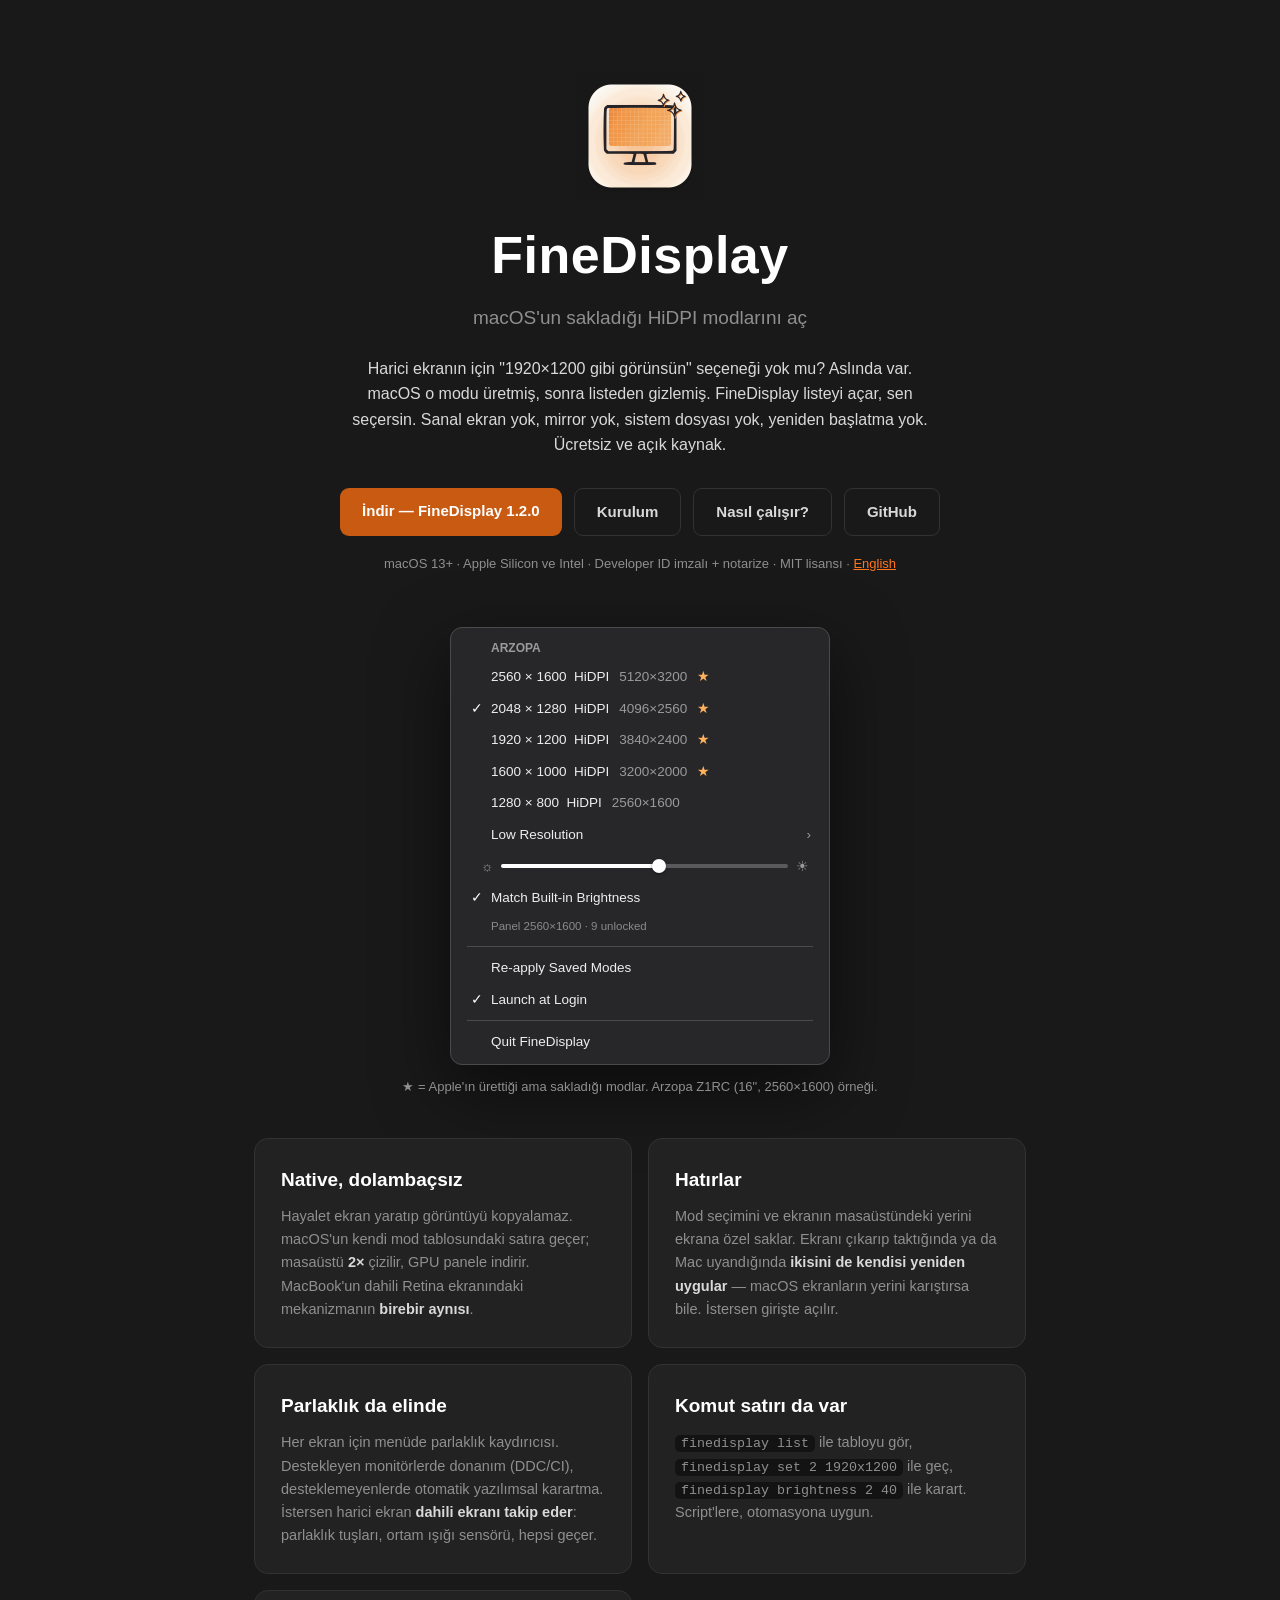
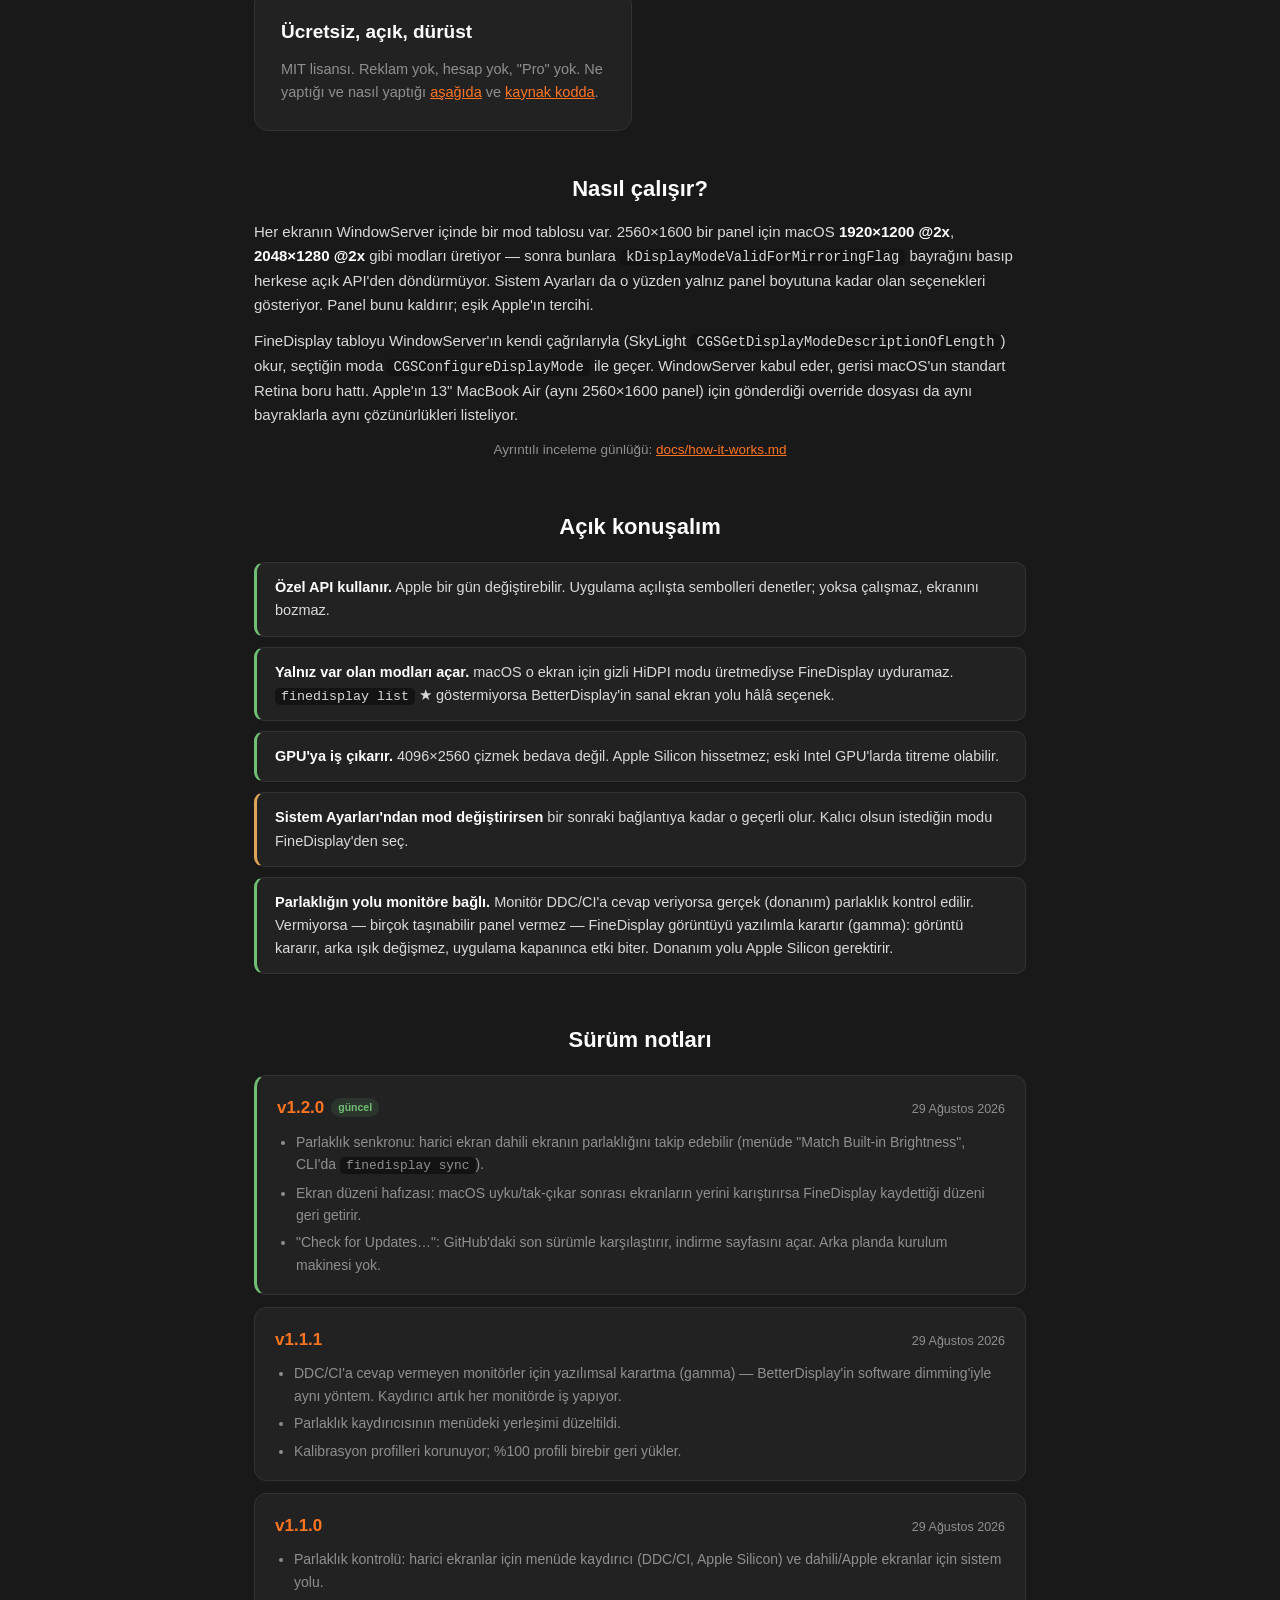
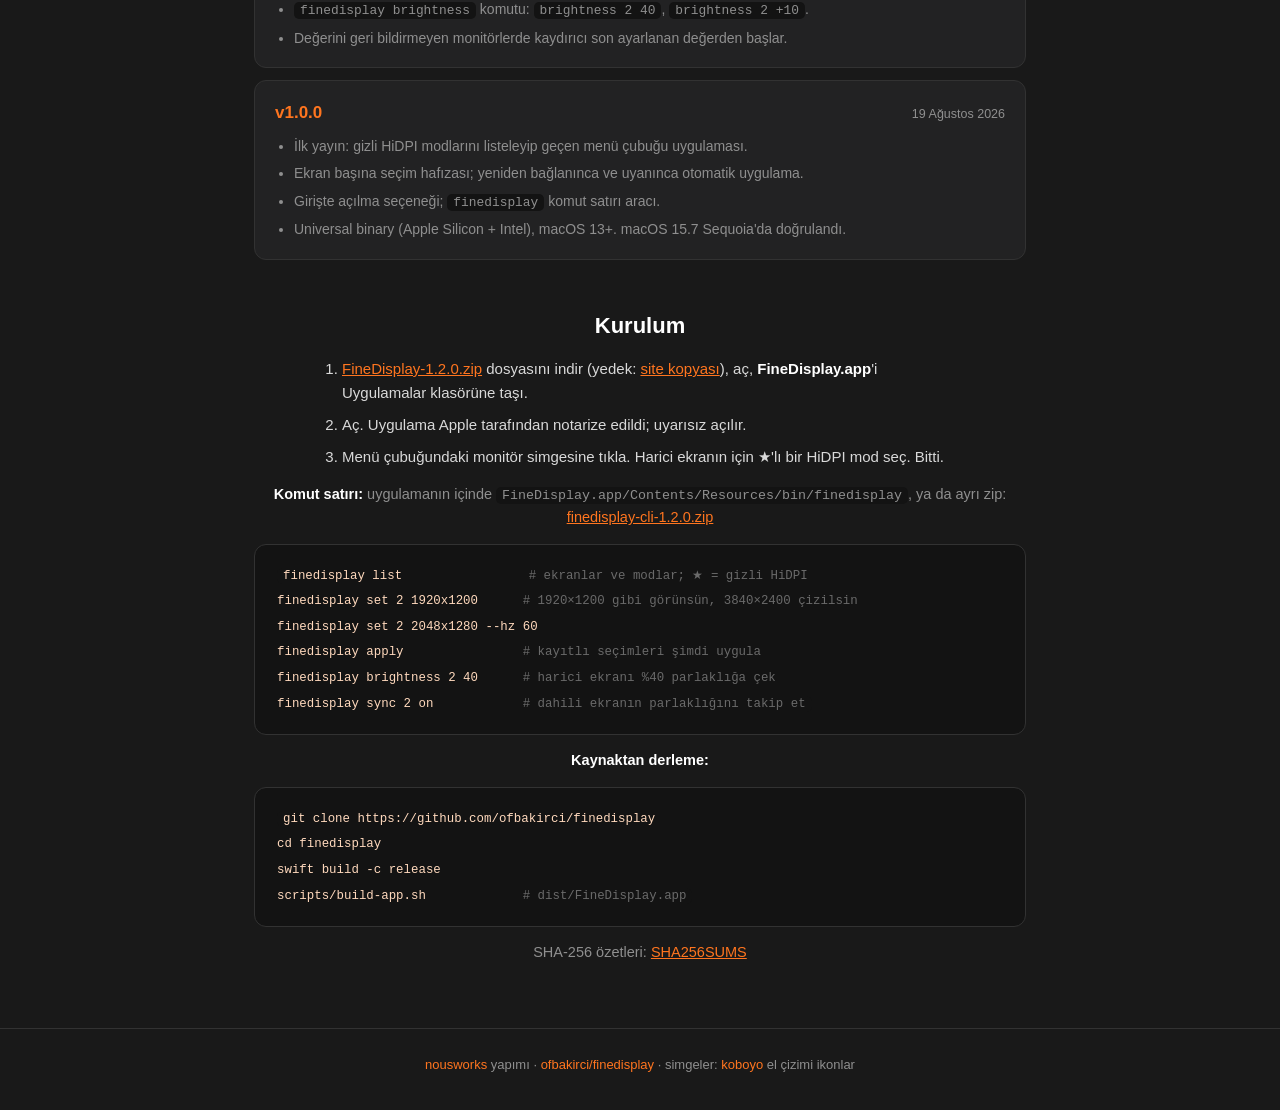
<file: site/index.html>
<!DOCTYPE html>
<html lang="tr">
<head>
<meta charset="UTF-8">
<meta name="viewport" content="width=device-width, initial-scale=1">
<title>FineDisplay — macOS'un sakladığı HiDPI modlarını aç</title>
<meta name="description" content="Harici ekranında macOS'un ürettiği ama listeden gizlediği HiDPI (Retina) modlarını tek tıkla açan ücretsiz, açık kaynak menü çubuğu uygulaması. Sanal ekran yok, mirror yok, sistem dosyası yok.">
<link rel="icon" href="icon.png" type="image/png">
<link rel="alternate" hreflang="en" href="https://finedisplay.nousworks.co/en/">
<link rel="alternate" hreflang="tr" href="https://finedisplay.nousworks.co/">
<meta property="og:title" content="FineDisplay — macOS'un sakladığı HiDPI modlarını aç">
<meta property="og:description" content="Harici ekranın için ücretsiz, native HiDPI. Tek tık.">
<meta property="og:image" content="https://finedisplay.nousworks.co/icon.png">
<link rel="stylesheet" href="style.css">
</head>
<body>

<div class="wrap">

  <section class="hero">
    <img class="logo" src="icon.png" width="128" height="128" alt="FineDisplay simgesi: el çizimi monitör ve parıltılar">
    <h1>FineDisplay</h1>
    <div class="tagline">macOS'un sakladığı HiDPI modlarını aç</div>
    <p class="pitch">Harici ekranın için "1920×1200 gibi görünsün" seçeneği yok mu?
    Aslında var. macOS o modu üretmiş, sonra listeden gizlemiş. FineDisplay
    listeyi açar, sen seçersin. Sanal ekran yok, mirror yok, sistem dosyası yok,
    yeniden başlatma yok. Ücretsiz ve açık kaynak.</p>
    <div class="cta">
      <a class="btn primary" href="https://github.com/ofbakirci/finedisplay/releases/download/v1.2.0/FineDisplay-1.2.0.zip">İndir — FineDisplay 1.2.0</a>
      <a class="btn ghost" href="#kurulum">Kurulum</a>
      <a class="btn ghost" href="#nasil">Nasıl çalışır?</a>
      <a class="btn ghost" href="https://github.com/ofbakirci/finedisplay">GitHub</a>
    </div>
    <p class="meta">macOS 13+ · Apple Silicon ve Intel · Developer ID imzalı + notarize · MIT lisansı · <a href="en/">English</a></p>
  </section>

  <div class="shot" aria-label="FineDisplay menüsü örneği">
    <div class="menu">
      <div class="menu-title">ARZOPA</div>
      <div class="menu-item"><span class="tick"></span>2560 × 1600 &nbsp;HiDPI <span class="dim">5120×3200</span> <span class="star">★</span></div>
      <div class="menu-item current"><span class="tick">✓</span>2048 × 1280 &nbsp;HiDPI <span class="dim">4096×2560</span> <span class="star">★</span></div>
      <div class="menu-item"><span class="tick"></span>1920 × 1200 &nbsp;HiDPI <span class="dim">3840×2400</span> <span class="star">★</span></div>
      <div class="menu-item"><span class="tick"></span>1600 × 1000 &nbsp;HiDPI <span class="dim">3200×2000</span> <span class="star">★</span></div>
      <div class="menu-item"><span class="tick"></span>1280 × 800 &nbsp;HiDPI <span class="dim">2560×1600</span></div>
      <div class="menu-item sub"><span class="tick"></span>Low Resolution <span class="chev">›</span></div>
      <div class="menu-slider" title="Brightness">☼<span class="track"><span class="knob"></span></span>☀</div>
      <div class="menu-item"><span class="tick">✓</span>Match Built-in Brightness</div>
      <div class="menu-note">Panel 2560×1600 · 9 unlocked</div>
      <div class="menu-sep"></div>
      <div class="menu-item"><span class="tick"></span>Re-apply Saved Modes</div>
      <div class="menu-item"><span class="tick">✓</span>Launch at Login</div>
      <div class="menu-sep"></div>
      <div class="menu-item"><span class="tick"></span>Quit FineDisplay</div>
    </div>
    <p class="shot-caption">★ = Apple'ın ürettiği ama sakladığı modlar. Arzopa Z1RC (16", 2560×1600) örneği.</p>
  </div>

  <section class="cards">
    <div class="card">
      <h2>Native, dolambaçsız</h2>
      <p>Hayalet ekran yaratıp görüntüyü kopyalamaz. macOS'un kendi mod tablosundaki
      satıra geçer; masaüstü <b>2×</b> çizilir, GPU panele indirir. MacBook'un
      dahili Retina ekranındaki mekanizmanın <b>birebir aynısı</b>.</p>
    </div>
    <div class="card">
      <h2>Hatırlar</h2>
      <p>Mod seçimini ve ekranın masaüstündeki yerini ekrana özel saklar. Ekranı çıkarıp
      taktığında ya da Mac uyandığında <b>ikisini de kendisi yeniden uygular</b> —
      macOS ekranların yerini karıştırsa bile. İstersen girişte açılır.</p>
    </div>
    <div class="card">
      <h2>Parlaklık da elinde</h2>
      <p>Her ekran için menüde parlaklık kaydırıcısı. Destekleyen monitörlerde donanım
      (DDC/CI), desteklemeyenlerde otomatik yazılımsal karartma. İstersen harici ekran
      <b>dahili ekranı takip eder</b>: parlaklık tuşları, ortam ışığı sensörü, hepsi geçer.</p>
    </div>
    <div class="card">
      <h2>Komut satırı da var</h2>
      <p><code>finedisplay list</code> ile tabloyu gör, <code>finedisplay set 2 1920x1200</code>
      ile geç, <code>finedisplay brightness 2 40</code> ile karart. Script'lere, otomasyona uygun.</p>
    </div>
    <div class="card">
      <h2>Ücretsiz, açık, dürüst</h2>
      <p>MIT lisansı. Reklam yok, hesap yok, "Pro" yok. Ne yaptığı ve nasıl yaptığı
      <a href="#nasil">aşağıda</a> ve <a href="https://github.com/ofbakirci/finedisplay">kaynak kodda</a>.</p>
    </div>
  </section>

  <section class="how" id="nasil">
    <h2>Nasıl çalışır?</h2>
    <p>Her ekranın WindowServer içinde bir mod tablosu var. 2560×1600 bir panel için
    macOS <b>1920×1200 @2x</b>, <b>2048×1280 @2x</b> gibi modları üretiyor — sonra bunlara
    <code>kDisplayModeValidForMirroringFlag</code> bayrağını basıp herkese açık API'den
    döndürmüyor. Sistem Ayarları da o yüzden yalnız panel boyutuna kadar olan seçenekleri
    gösteriyor. Panel bunu kaldırır; eşik Apple'ın tercihi.</p>
    <p>FineDisplay tabloyu WindowServer'ın kendi çağrılarıyla (SkyLight
    <code>CGSGetDisplayModeDescriptionOfLength</code>) okur, seçtiğin moda
    <code>CGSConfigureDisplayMode</code> ile geçer. WindowServer kabul eder, gerisi macOS'un
    standart Retina boru hattı. Apple'ın 13" MacBook Air (aynı 2560×1600 panel) için
    gönderdiği override dosyası da aynı bayraklarla aynı çözünürlükleri listeliyor.</p>
    <p class="fine">Ayrıntılı inceleme günlüğü:
    <a href="https://github.com/ofbakirci/finedisplay/blob/main/docs/how-it-works.md">docs/how-it-works.md</a></p>
  </section>

  <section class="rules">
    <h2>Açık konuşalım</h2>
    <ul>
      <li><b>Özel API kullanır.</b> Apple bir gün değiştirebilir. Uygulama açılışta
        sembolleri denetler; yoksa çalışmaz, ekranını bozmaz.</li>
      <li><b>Yalnız var olan modları açar.</b> macOS o ekran için gizli HiDPI modu
        üretmediyse FineDisplay uyduramaz. <code>finedisplay list</code> ★ göstermiyorsa
        BetterDisplay'in sanal ekran yolu hâlâ seçenek.</li>
      <li><b>GPU'ya iş çıkarır.</b> 4096×2560 çizmek bedava değil. Apple Silicon hissetmez;
        eski Intel GPU'larda titreme olabilir.</li>
      <li class="w"><b>Sistem Ayarları'ndan mod değiştirirsen</b> bir sonraki bağlantıya kadar o
        geçerli olur. Kalıcı olsun istediğin modu FineDisplay'den seç.</li>
      <li><b>Parlaklığın yolu monitöre bağlı.</b> Monitör DDC/CI'a cevap veriyorsa gerçek
        (donanım) parlaklık kontrol edilir. Vermiyorsa — birçok taşınabilir panel vermez —
        FineDisplay görüntüyü yazılımla karartır (gamma): görüntü kararır, arka ışık değişmez,
        uygulama kapanınca etki biter. Donanım yolu Apple Silicon gerektirir.</li>
    </ul>
  </section>

  <section class="changelog" id="degisiklikler">
    <h2>Sürüm notları</h2>
    <div class="release-list">
      <article class="release current">
        <div class="release-head">
          <h3><a href="https://github.com/ofbakirci/finedisplay/releases/download/v1.2.0/FineDisplay-1.2.0.zip">v1.2.0</a><span class="badge">güncel</span></h3>
          <time datetime="2026-08-29">29 Ağustos 2026</time>
        </div>
        <ul>
          <li>Parlaklık senkronu: harici ekran dahili ekranın parlaklığını takip edebilir
            (menüde "Match Built-in Brightness", CLI'da <code>finedisplay sync</code>).</li>
          <li>Ekran düzeni hafızası: macOS uyku/tak-çıkar sonrası ekranların yerini
            karıştırırsa FineDisplay kaydettiği düzeni geri getirir.</li>
          <li>"Check for Updates…": GitHub'daki son sürümle karşılaştırır, indirme
            sayfasını açar. Arka planda kurulum makinesi yok.</li>
        </ul>
      </article>
      <article class="release">
        <div class="release-head">
          <h3><a href="https://github.com/ofbakirci/finedisplay/releases/download/v1.1.1/FineDisplay-1.1.1.zip">v1.1.1</a></h3>
          <time datetime="2026-08-29">29 Ağustos 2026</time>
        </div>
        <ul>
          <li>DDC/CI'a cevap vermeyen monitörler için yazılımsal karartma (gamma) —
            BetterDisplay'in software dimming'iyle aynı yöntem. Kaydırıcı artık her monitörde iş yapıyor.</li>
          <li>Parlaklık kaydırıcısının menüdeki yerleşimi düzeltildi.</li>
          <li>Kalibrasyon profilleri korunuyor; %100 profili birebir geri yükler.</li>
        </ul>
      </article>
      <article class="release">
        <div class="release-head">
          <h3><a href="https://github.com/ofbakirci/finedisplay/releases/download/v1.1.0/FineDisplay-1.1.0.zip">v1.1.0</a></h3>
          <time datetime="2026-08-29">29 Ağustos 2026</time>
        </div>
        <ul>
          <li>Parlaklık kontrolü: harici ekranlar için menüde kaydırıcı (DDC/CI, Apple Silicon)
            ve dahili/Apple ekranlar için sistem yolu.</li>
          <li><code>finedisplay brightness</code> komutu: <code>brightness 2 40</code>, <code>brightness 2 +10</code>.</li>
          <li>Değerini geri bildirmeyen monitörlerde kaydırıcı son ayarlanan değerden başlar.</li>
        </ul>
      </article>
      <article class="release">
        <div class="release-head">
          <h3><a href="https://github.com/ofbakirci/finedisplay/releases/download/v1.0.0/FineDisplay-1.0.0.zip">v1.0.0</a></h3>
          <time datetime="2026-08-19">19 Ağustos 2026</time>
        </div>
        <ul>
          <li>İlk yayın: gizli HiDPI modlarını listeleyip geçen menü çubuğu uygulaması.</li>
          <li>Ekran başına seçim hafızası; yeniden bağlanınca ve uyanınca otomatik uygulama.</li>
          <li>Girişte açılma seçeneği; <code>finedisplay</code> komut satırı aracı.</li>
          <li>Universal binary (Apple Silicon + Intel), macOS 13+. macOS 15.7 Sequoia'da doğrulandı.</li>
        </ul>
      </article>
    </div>
  </section>

  <section class="install" id="kurulum">
    <h2>Kurulum</h2>
    <ol class="steps">
      <li><a href="https://github.com/ofbakirci/finedisplay/releases/download/v1.2.0/FineDisplay-1.2.0.zip">FineDisplay-1.2.0.zip</a> dosyasını indir (yedek: <a href="dl/FineDisplay-1.2.0.zip">site kopyası</a>), aç, <b>FineDisplay.app</b>'i Uygulamalar klasörüne taşı.</li>
      <li>Aç. Uygulama Apple tarafından notarize edildi; uyarısız açılır.</li>
      <li>Menü çubuğundaki monitör simgesine tıkla. Harici ekranın için ★'lı bir HiDPI mod seç. Bitti.</li>
    </ol>
    <p><b style="color:#fff">Komut satırı:</b> uygulamanın içinde
    <code>FineDisplay.app/Contents/Resources/bin/finedisplay</code>, ya da ayrı zip:
    <a href="dl/finedisplay-cli-1.2.0.zip">finedisplay-cli-1.2.0.zip</a></p>
<pre><code>finedisplay list                 <span class="c"># ekranlar ve modlar; ★ = gizli HiDPI</span>
finedisplay set 2 1920x1200      <span class="c"># 1920×1200 gibi görünsün, 3840×2400 çizilsin</span>
finedisplay set 2 2048x1280 --hz 60
finedisplay apply                <span class="c"># kayıtlı seçimleri şimdi uygula</span>
finedisplay brightness 2 40      <span class="c"># harici ekranı %40 parlaklığa çek</span>
finedisplay sync 2 on            <span class="c"># dahili ekranın parlaklığını takip et</span></code></pre>
    <p><b style="color:#fff">Kaynaktan derleme:</b></p>
<pre><code>git clone https://github.com/ofbakirci/finedisplay
cd finedisplay
swift build -c release
scripts/build-app.sh             <span class="c"># dist/FineDisplay.app</span></code></pre>
    <p class="note">SHA-256 özetleri: <a href="dl/SHA256SUMS">SHA256SUMS</a></p>
  </section>

</div>

<footer>
  <div class="wrap">
    <a href="https://nousworks.co">nousworks</a> yapımı ·
    <a href="https://github.com/ofbakirci/finedisplay">ofbakirci/finedisplay</a> ·
    simgeler: <a href="https://koboyo.com">koboyo</a> el çizimi ikonlar
  </div>
</footer>

</body>
</html>
</file>
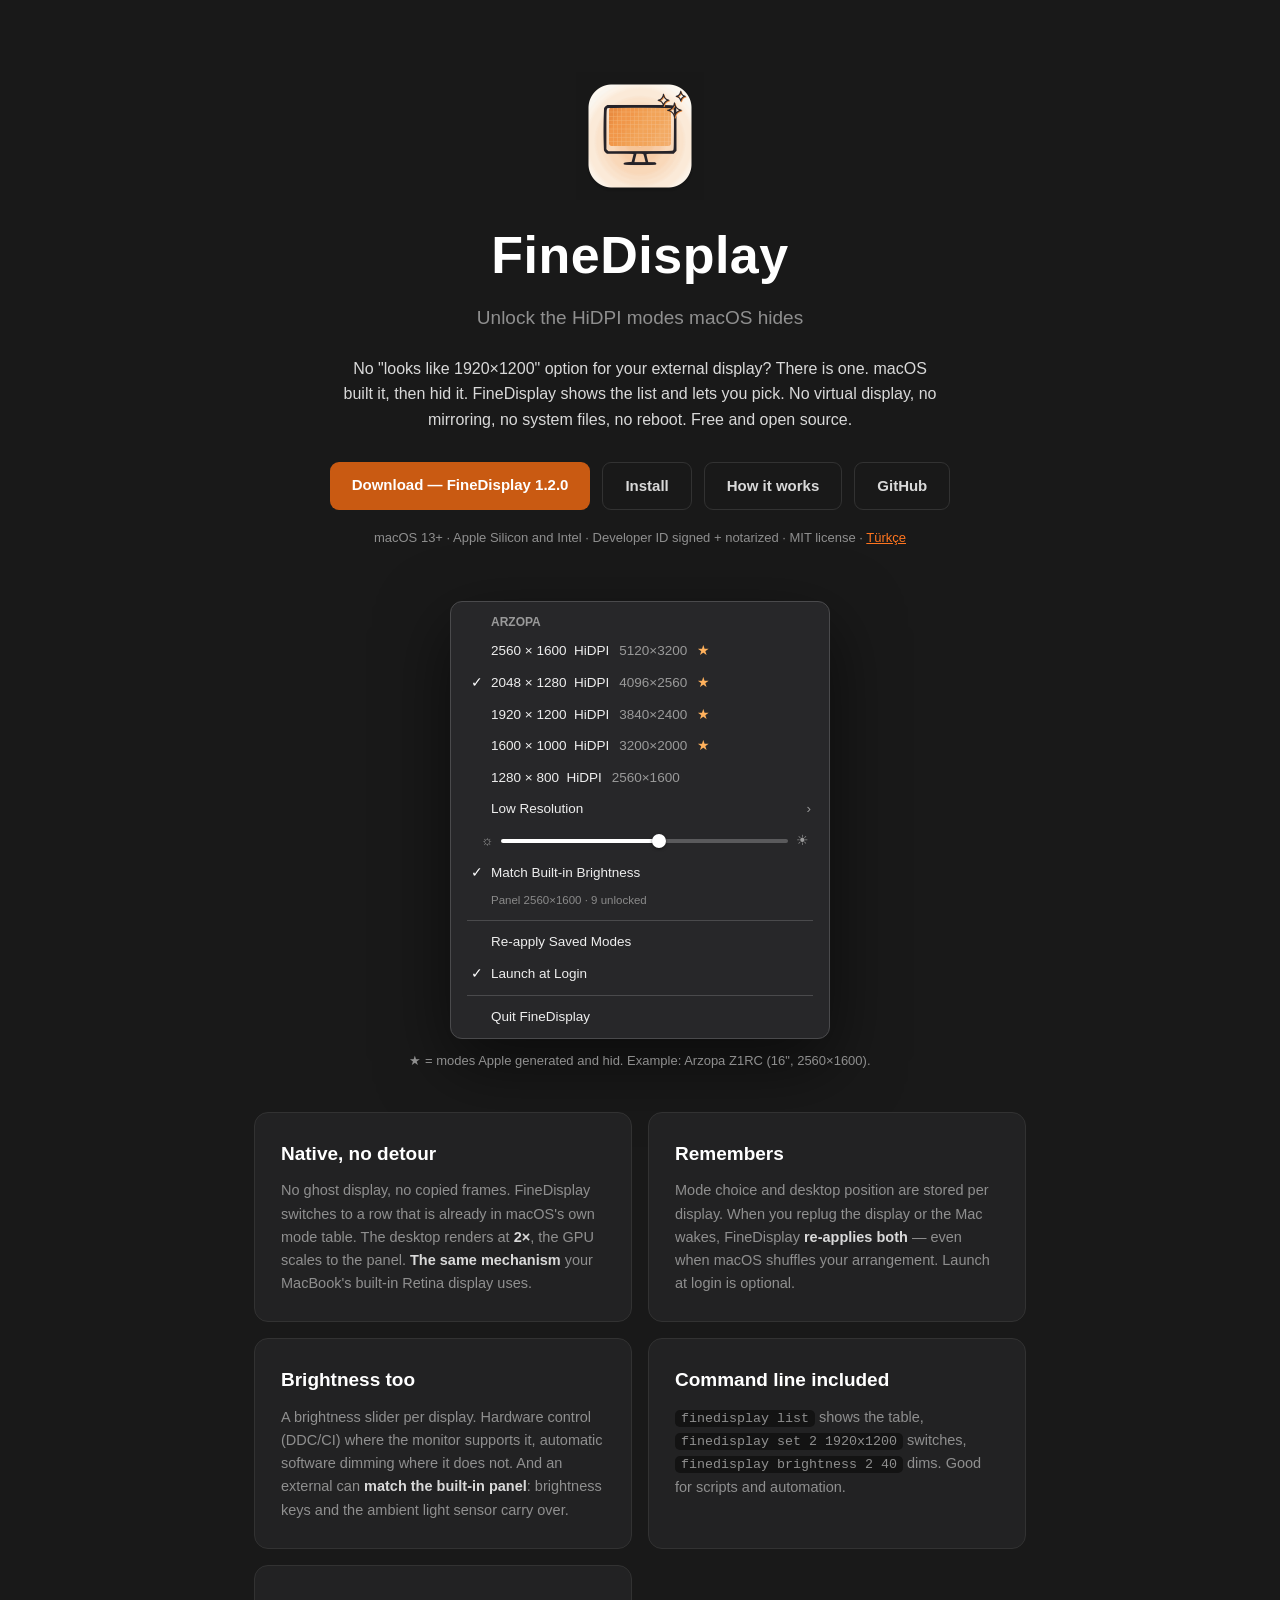
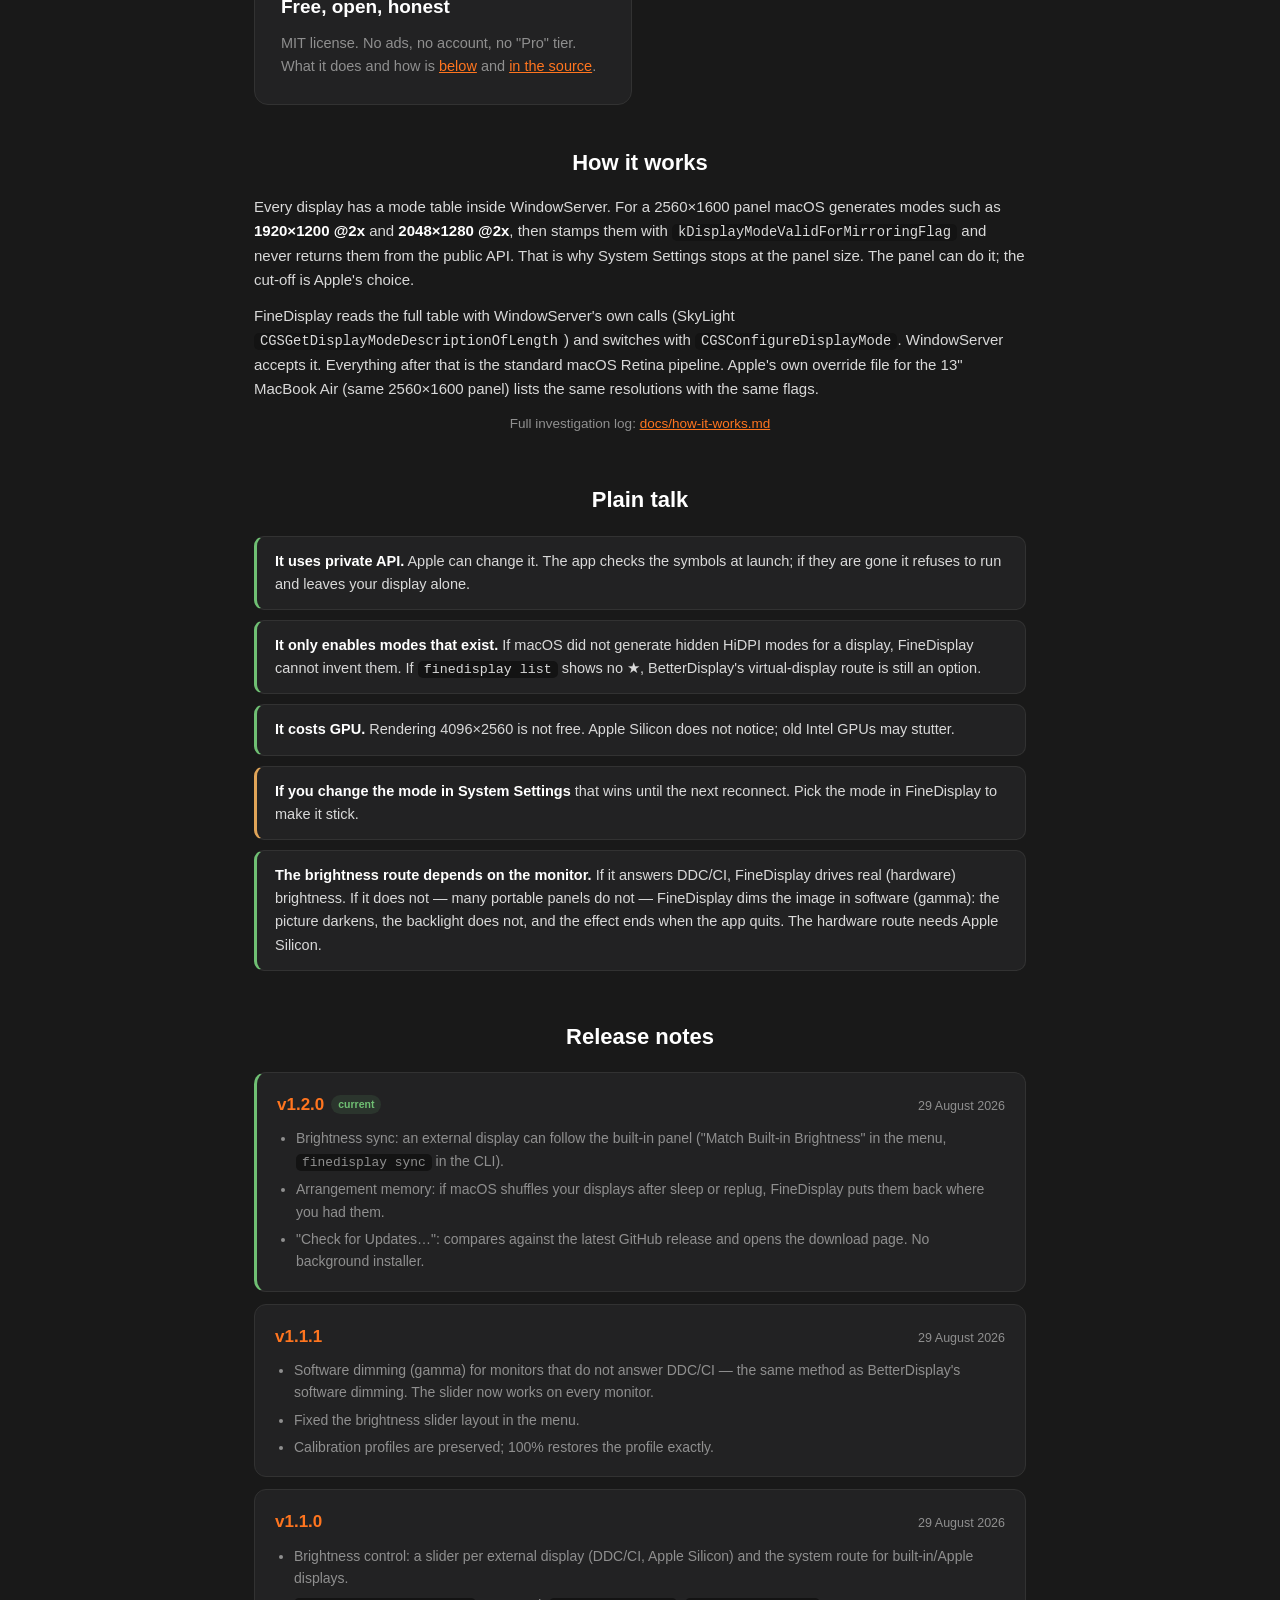
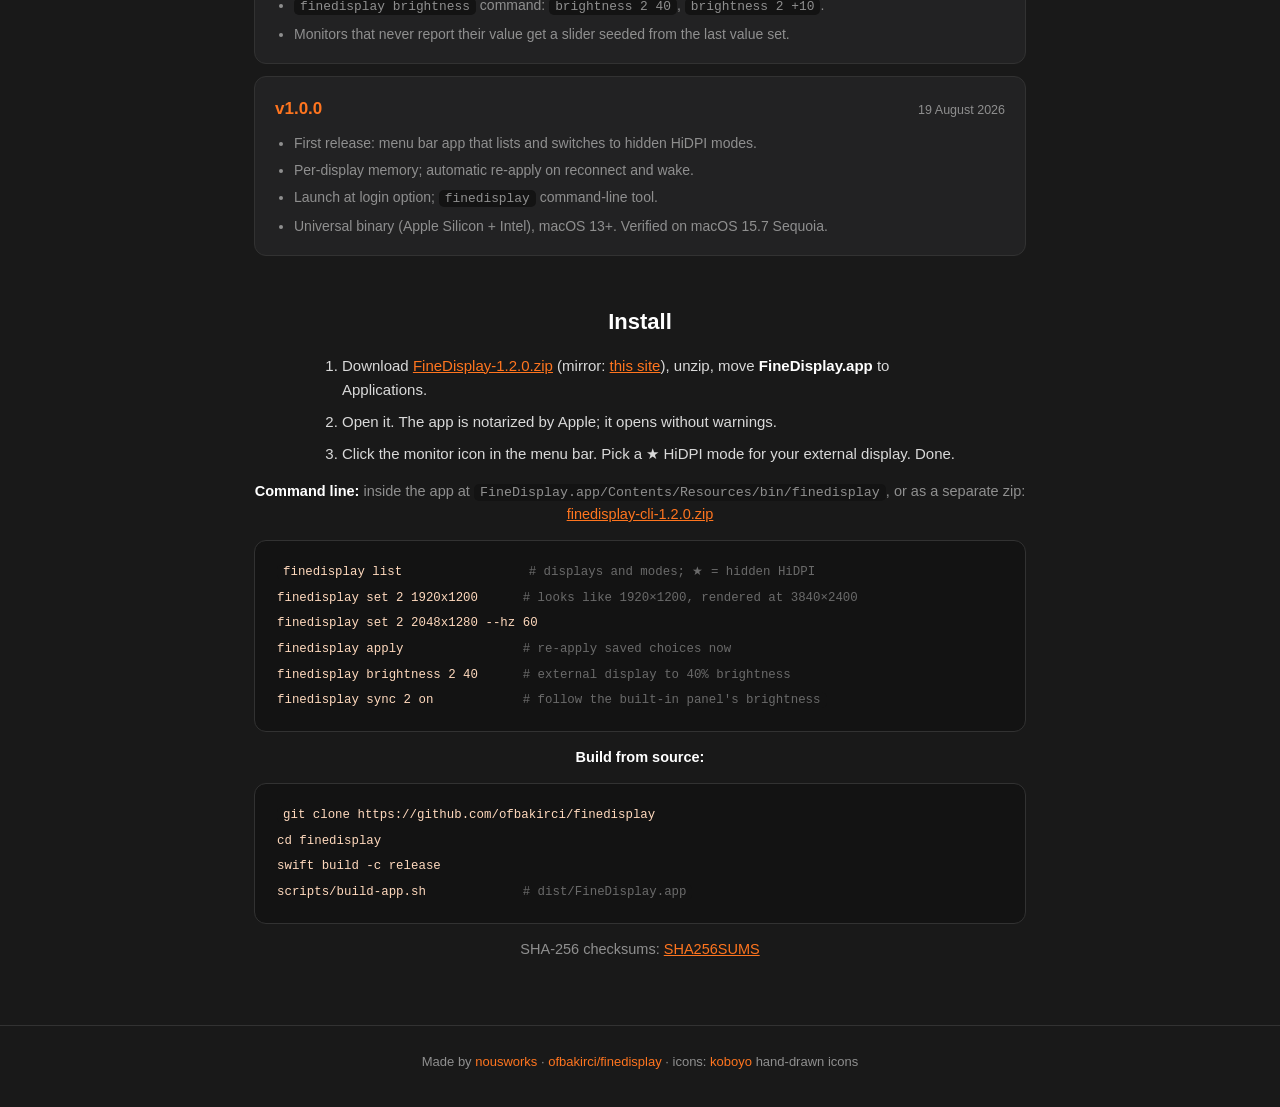
<file: site/en/index.html>
<!DOCTYPE html>
<html lang="en">
<head>
<meta charset="UTF-8">
<meta name="viewport" content="width=device-width, initial-scale=1">
<title>FineDisplay — unlock the HiDPI modes macOS hides</title>
<meta name="description" content="Free, open-source menu bar app that reveals and enables the HiDPI (Retina) modes macOS builds for your external display and then hides. No virtual display, no mirroring, no system files.">
<link rel="icon" href="../icon.png" type="image/png">
<link rel="alternate" hreflang="tr" href="https://finedisplay.nousworks.co/">
<link rel="alternate" hreflang="en" href="https://finedisplay.nousworks.co/en/">
<meta property="og:title" content="FineDisplay — unlock the HiDPI modes macOS hides">
<meta property="og:description" content="Free native HiDPI for your external display. One click.">
<meta property="og:image" content="https://finedisplay.nousworks.co/icon.png">
<link rel="stylesheet" href="../style.css">
</head>
<body>

<div class="wrap">

  <section class="hero">
    <img class="logo" src="../icon.png" width="128" height="128" alt="FineDisplay icon: hand-drawn monitor with sparkles">
    <h1>FineDisplay</h1>
    <div class="tagline">Unlock the HiDPI modes macOS hides</div>
    <p class="pitch">No "looks like 1920×1200" option for your external display?
    There is one. macOS built it, then hid it. FineDisplay shows the list and lets you pick.
    No virtual display, no mirroring, no system files, no reboot. Free and open source.</p>
    <div class="cta">
      <a class="btn primary" href="https://github.com/ofbakirci/finedisplay/releases/download/v1.2.0/FineDisplay-1.2.0.zip">Download — FineDisplay 1.2.0</a>
      <a class="btn ghost" href="#install">Install</a>
      <a class="btn ghost" href="#how">How it works</a>
      <a class="btn ghost" href="https://github.com/ofbakirci/finedisplay">GitHub</a>
    </div>
    <p class="meta">macOS 13+ · Apple Silicon and Intel · Developer ID signed + notarized · MIT license · <a href="../">Türkçe</a></p>
  </section>

  <div class="shot" aria-label="FineDisplay menu example">
    <div class="menu">
      <div class="menu-title">ARZOPA</div>
      <div class="menu-item"><span class="tick"></span>2560 × 1600 &nbsp;HiDPI <span class="dim">5120×3200</span> <span class="star">★</span></div>
      <div class="menu-item current"><span class="tick">✓</span>2048 × 1280 &nbsp;HiDPI <span class="dim">4096×2560</span> <span class="star">★</span></div>
      <div class="menu-item"><span class="tick"></span>1920 × 1200 &nbsp;HiDPI <span class="dim">3840×2400</span> <span class="star">★</span></div>
      <div class="menu-item"><span class="tick"></span>1600 × 1000 &nbsp;HiDPI <span class="dim">3200×2000</span> <span class="star">★</span></div>
      <div class="menu-item"><span class="tick"></span>1280 × 800 &nbsp;HiDPI <span class="dim">2560×1600</span></div>
      <div class="menu-item sub"><span class="tick"></span>Low Resolution <span class="chev">›</span></div>
      <div class="menu-slider" title="Brightness">☼<span class="track"><span class="knob"></span></span>☀</div>
      <div class="menu-item"><span class="tick">✓</span>Match Built-in Brightness</div>
      <div class="menu-note">Panel 2560×1600 · 9 unlocked</div>
      <div class="menu-sep"></div>
      <div class="menu-item"><span class="tick"></span>Re-apply Saved Modes</div>
      <div class="menu-item"><span class="tick">✓</span>Launch at Login</div>
      <div class="menu-sep"></div>
      <div class="menu-item"><span class="tick"></span>Quit FineDisplay</div>
    </div>
    <p class="shot-caption">★ = modes Apple generated and hid. Example: Arzopa Z1RC (16", 2560×1600).</p>
  </div>

  <section class="cards">
    <div class="card">
      <h2>Native, no detour</h2>
      <p>No ghost display, no copied frames. FineDisplay switches to a row that is already in
      macOS's own mode table. The desktop renders at <b>2×</b>, the GPU scales to the panel.
      <b>The same mechanism</b> your MacBook's built-in Retina display uses.</p>
    </div>
    <div class="card">
      <h2>Remembers</h2>
      <p>Mode choice and desktop position are stored per display. When you replug the
      display or the Mac wakes, FineDisplay <b>re-applies both</b> — even when macOS
      shuffles your arrangement. Launch at login is optional.</p>
    </div>
    <div class="card">
      <h2>Brightness too</h2>
      <p>A brightness slider per display. Hardware control (DDC/CI) where the monitor
      supports it, automatic software dimming where it does not. And an external can
      <b>match the built-in panel</b>: brightness keys and the ambient light sensor carry over.</p>
    </div>
    <div class="card">
      <h2>Command line included</h2>
      <p><code>finedisplay list</code> shows the table, <code>finedisplay set 2 1920x1200</code>
      switches, <code>finedisplay brightness 2 40</code> dims. Good for scripts and automation.</p>
    </div>
    <div class="card">
      <h2>Free, open, honest</h2>
      <p>MIT license. No ads, no account, no "Pro" tier. What it does and how is
      <a href="#how">below</a> and <a href="https://github.com/ofbakirci/finedisplay">in the source</a>.</p>
    </div>
  </section>

  <section class="how" id="how">
    <h2>How it works</h2>
    <p>Every display has a mode table inside WindowServer. For a 2560×1600 panel macOS
    generates modes such as <b>1920×1200 @2x</b> and <b>2048×1280 @2x</b>, then stamps them
    with <code>kDisplayModeValidForMirroringFlag</code> and never returns them from the public API.
    That is why System Settings stops at the panel size. The panel can do it; the cut-off is
    Apple's choice.</p>
    <p>FineDisplay reads the full table with WindowServer's own calls (SkyLight
    <code>CGSGetDisplayModeDescriptionOfLength</code>) and switches with
    <code>CGSConfigureDisplayMode</code>. WindowServer accepts it. Everything after that is the
    standard macOS Retina pipeline. Apple's own override file for the 13" MacBook Air (same
    2560×1600 panel) lists the same resolutions with the same flags.</p>
    <p class="fine">Full investigation log:
    <a href="https://github.com/ofbakirci/finedisplay/blob/main/docs/how-it-works.md">docs/how-it-works.md</a></p>
  </section>

  <section class="rules">
    <h2>Plain talk</h2>
    <ul>
      <li><b>It uses private API.</b> Apple can change it. The app checks the symbols at launch;
        if they are gone it refuses to run and leaves your display alone.</li>
      <li><b>It only enables modes that exist.</b> If macOS did not generate hidden HiDPI modes
        for a display, FineDisplay cannot invent them. If <code>finedisplay list</code> shows no ★,
        BetterDisplay's virtual-display route is still an option.</li>
      <li><b>It costs GPU.</b> Rendering 4096×2560 is not free. Apple Silicon does not notice;
        old Intel GPUs may stutter.</li>
      <li class="w"><b>If you change the mode in System Settings</b> that wins until the next
        reconnect. Pick the mode in FineDisplay to make it stick.</li>
      <li><b>The brightness route depends on the monitor.</b> If it answers DDC/CI, FineDisplay
        drives real (hardware) brightness. If it does not — many portable panels do not —
        FineDisplay dims the image in software (gamma): the picture darkens, the backlight does
        not, and the effect ends when the app quits. The hardware route needs Apple Silicon.</li>
    </ul>
  </section>

  <section class="changelog" id="changelog">
    <h2>Release notes</h2>
    <div class="release-list">
      <article class="release current">
        <div class="release-head">
          <h3><a href="https://github.com/ofbakirci/finedisplay/releases/download/v1.2.0/FineDisplay-1.2.0.zip">v1.2.0</a><span class="badge">current</span></h3>
          <time datetime="2026-08-29">29 August 2026</time>
        </div>
        <ul>
          <li>Brightness sync: an external display can follow the built-in panel
            ("Match Built-in Brightness" in the menu, <code>finedisplay sync</code> in the CLI).</li>
          <li>Arrangement memory: if macOS shuffles your displays after sleep or replug,
            FineDisplay puts them back where you had them.</li>
          <li>"Check for Updates…": compares against the latest GitHub release and opens
            the download page. No background installer.</li>
        </ul>
      </article>
      <article class="release">
        <div class="release-head">
          <h3><a href="https://github.com/ofbakirci/finedisplay/releases/download/v1.1.1/FineDisplay-1.1.1.zip">v1.1.1</a></h3>
          <time datetime="2026-08-29">29 August 2026</time>
        </div>
        <ul>
          <li>Software dimming (gamma) for monitors that do not answer DDC/CI — the same
            method as BetterDisplay's software dimming. The slider now works on every monitor.</li>
          <li>Fixed the brightness slider layout in the menu.</li>
          <li>Calibration profiles are preserved; 100% restores the profile exactly.</li>
        </ul>
      </article>
      <article class="release">
        <div class="release-head">
          <h3><a href="https://github.com/ofbakirci/finedisplay/releases/download/v1.1.0/FineDisplay-1.1.0.zip">v1.1.0</a></h3>
          <time datetime="2026-08-29">29 August 2026</time>
        </div>
        <ul>
          <li>Brightness control: a slider per external display (DDC/CI, Apple Silicon)
            and the system route for built-in/Apple displays.</li>
          <li><code>finedisplay brightness</code> command: <code>brightness 2 40</code>, <code>brightness 2 +10</code>.</li>
          <li>Monitors that never report their value get a slider seeded from the last value set.</li>
        </ul>
      </article>
      <article class="release">
        <div class="release-head">
          <h3><a href="https://github.com/ofbakirci/finedisplay/releases/download/v1.0.0/FineDisplay-1.0.0.zip">v1.0.0</a></h3>
          <time datetime="2026-08-19">19 August 2026</time>
        </div>
        <ul>
          <li>First release: menu bar app that lists and switches to hidden HiDPI modes.</li>
          <li>Per-display memory; automatic re-apply on reconnect and wake.</li>
          <li>Launch at login option; <code>finedisplay</code> command-line tool.</li>
          <li>Universal binary (Apple Silicon + Intel), macOS 13+. Verified on macOS 15.7 Sequoia.</li>
        </ul>
      </article>
    </div>
  </section>

  <section class="install" id="install">
    <h2>Install</h2>
    <ol class="steps">
      <li>Download <a href="https://github.com/ofbakirci/finedisplay/releases/download/v1.2.0/FineDisplay-1.2.0.zip">FineDisplay-1.2.0.zip</a> (mirror: <a href="../dl/FineDisplay-1.2.0.zip">this site</a>), unzip, move <b>FineDisplay.app</b> to Applications.</li>
      <li>Open it. The app is notarized by Apple; it opens without warnings.</li>
      <li>Click the monitor icon in the menu bar. Pick a ★ HiDPI mode for your external display. Done.</li>
    </ol>
    <p><b style="color:#fff">Command line:</b> inside the app at
    <code>FineDisplay.app/Contents/Resources/bin/finedisplay</code>, or as a separate zip:
    <a href="../dl/finedisplay-cli-1.2.0.zip">finedisplay-cli-1.2.0.zip</a></p>
<pre><code>finedisplay list                 <span class="c"># displays and modes; ★ = hidden HiDPI</span>
finedisplay set 2 1920x1200      <span class="c"># looks like 1920×1200, rendered at 3840×2400</span>
finedisplay set 2 2048x1280 --hz 60
finedisplay apply                <span class="c"># re-apply saved choices now</span>
finedisplay brightness 2 40      <span class="c"># external display to 40% brightness</span>
finedisplay sync 2 on            <span class="c"># follow the built-in panel's brightness</span></code></pre>
    <p><b style="color:#fff">Build from source:</b></p>
<pre><code>git clone https://github.com/ofbakirci/finedisplay
cd finedisplay
swift build -c release
scripts/build-app.sh             <span class="c"># dist/FineDisplay.app</span></code></pre>
    <p class="note">SHA-256 checksums: <a href="../dl/SHA256SUMS">SHA256SUMS</a></p>
  </section>

</div>

<footer>
  <div class="wrap">
    Made by <a href="https://nousworks.co">nousworks</a> ·
    <a href="https://github.com/ofbakirci/finedisplay">ofbakirci/finedisplay</a> ·
    icons: <a href="https://koboyo.com">koboyo</a> hand-drawn icons
  </div>
</footer>

</body>
</html>
</file>
<file: site/style.css>
* { margin: 0; padding: 0; box-sizing: border-box; }
:root {
  --bg: #191919;
  --card: #222223;
  --edge: #323232;
  --text: #d9d9d9;
  --dim: #8f8f8f;
  --accent: #ff751f;
  --accent-dim: #c95a12;
  --ok: #6fbf73;
  --warn: #e0a458;
}
html { scroll-behavior: smooth; }
body {
  background: var(--bg);
  color: var(--text);
  font-family: -apple-system, BlinkMacSystemFont, "Segoe UI", sans-serif;
  line-height: 1.6;
  -webkit-font-smoothing: antialiased;
}
a { color: var(--accent); }
code { font-family: "SF Mono", ui-monospace, Menlo, monospace; font-size: 0.92em; background: #131313; padding: 1px 6px; border-radius: 5px; }
.wrap { max-width: 820px; margin: 0 auto; padding: 0 24px; }

.hero { padding: 72px 0 40px; text-align: center; }
.logo { width: 128px; height: 128px; margin: 0 auto 14px; display: block; }
.hero h1 { font-size: 52px; font-weight: 800; letter-spacing: 0.5px; color: #fff; }
.hero .tagline { color: var(--dim); font-size: 19px; margin-top: 6px; }
.hero .pitch { max-width: 600px; margin: 22px auto 0; font-size: 16px; }
.hero .cta { margin-top: 30px; display: flex; gap: 12px; justify-content: center; flex-wrap: wrap; }
.hero .meta { margin-top: 18px; color: var(--dim); font-size: 13px; }
.btn { display: inline-block; padding: 11px 22px; border-radius: 9px; text-decoration: none; font-weight: 600; font-size: 15px; }
.btn.primary { background: var(--accent-dim); color: #fff; }
.btn.primary:hover { background: var(--accent); }
.btn.ghost { border: 1px solid var(--edge); color: var(--text); }
.btn.ghost:hover { border-color: var(--accent); color: #fff; }

/* menu mockup */
.shot { display: flex; flex-direction: column; align-items: center; margin: 12px 0 8px; }
.menu {
  width: 100%; max-width: 380px;
  background: rgba(40,40,42,0.96);
  border: 1px solid #4a4a4c;
  border-radius: 12px;
  padding: 6px;
  box-shadow: 0 24px 70px rgba(0,0,0,0.55);
  font-size: 13.5px;
  color: #eee;
}
.menu-title { padding: 5px 12px 3px 34px; color: #9a9a9a; font-size: 12px; font-weight: 600; }
.menu-item { display: flex; align-items: center; gap: 6px; padding: 5px 12px 5px 12px; border-radius: 6px; }
.menu-item.current { }
.menu-item .tick { width: 16px; display: inline-block; text-align: center; color: #fff; }
.menu-item .dim { color: #9a9a9a; margin-left: 4px; }
.menu-item .star { color: #ffb15c; margin-left: 4px; }
.menu-item .chev { margin-left: auto; color: #9a9a9a; }
.menu-note { padding: 3px 12px 6px 34px; color: #8a8a8a; font-size: 11.5px; }
.menu-slider { display: flex; align-items: center; gap: 8px; padding: 5px 14px 5px 24px; color: #9a9a9a; }
.menu-slider .track { flex: 1; height: 4px; border-radius: 2px; background: linear-gradient(to right, #fff 0 55%, #5a5a5c 55% 100%); position: relative; }
.menu-slider .knob { position: absolute; left: 55%; top: 50%; transform: translate(-50%, -50%); width: 14px; height: 14px; border-radius: 50%; background: #fff; box-shadow: 0 1px 3px rgba(0,0,0,0.5); }
.menu-sep { height: 1px; background: #4a4a4c; margin: 5px 10px; }
.shot-caption { color: var(--dim); font-size: 13px; margin-top: 12px; text-align: center; }

.cards { display: grid; grid-template-columns: 1fr 1fr; gap: 16px; margin: 40px 0; }
@media (max-width: 640px) { .cards { grid-template-columns: 1fr; } }
.card { background: var(--card); border: 1px solid var(--edge); border-radius: 14px; padding: 26px; }
.card h2 { color: #fff; font-size: 19px; margin-bottom: 10px; }
.card p { color: var(--dim); font-size: 14.5px; }
.card p b { color: var(--text); font-weight: 600; }

.how { margin: 24px 0 48px; }
.how h2 { color: #fff; font-size: 22px; margin-bottom: 14px; text-align: center; }
.how p { color: var(--text); font-size: 15px; margin-bottom: 12px; }
.how p b { color: #fff; }
.how .fine { color: var(--dim); font-size: 13.5px; text-align: center; }

.rules { margin: 24px 0 48px; }
.rules h2 { color: #fff; font-size: 22px; margin-bottom: 18px; text-align: center; }
.rules ul { list-style: none; display: grid; gap: 10px; }
.rules li { background: var(--card); border: 1px solid var(--edge); border-left: 3px solid var(--ok); border-radius: 10px; padding: 13px 18px; font-size: 14.5px; }
.rules li b { color: #fff; }
.rules li.w { border-left-color: var(--warn); }

.changelog { margin: 24px 0 48px; }
.changelog > h2 { color: #fff; font-size: 22px; margin-bottom: 18px; text-align: center; }
.release-list { display: grid; gap: 12px; }
.release { background: var(--card); border: 1px solid var(--edge); border-radius: 12px; padding: 18px 20px; }
.release.current { border-left: 3px solid var(--ok); }
.release-head { display: flex; align-items: baseline; justify-content: space-between; gap: 14px; margin-bottom: 9px; }
.release h3 { font-size: 17px; color: #fff; }
.release h3 a { color: var(--accent); text-decoration: none; }
.release h3 a:hover { text-decoration: underline; }
.release .badge { display: inline-block; margin-left: 7px; padding: 1px 7px; border-radius: 999px; background: rgba(111,191,115,0.12); color: var(--ok); font-size: 10.5px; font-weight: 600; vertical-align: 2px; }
.release time { flex: 0 0 auto; color: var(--dim); font-size: 12.5px; }
.release ul { margin-left: 19px; color: var(--dim); font-size: 14px; }
.release li + li { margin-top: 5px; }
@media (max-width: 480px) { .release-head { display: block; } .release time { display: block; margin-top: 2px; } }

.install { margin: 24px 0 64px; }
.install h2 { color: #fff; font-size: 22px; margin-bottom: 14px; text-align: center; }
.install p { color: var(--dim); text-align: center; margin: 14px 0; font-size: 14.5px; }
.steps { margin: 0 auto 10px; max-width: 640px; padding-left: 22px; color: var(--text); font-size: 15px; }
.steps li { margin-bottom: 8px; }
.steps li b { color: #fff; }
pre { background: #131313; border: 1px solid var(--edge); border-radius: 12px; padding: 18px 22px; overflow-x: auto; font-family: "SF Mono", ui-monospace, Menlo, monospace; font-size: 13.5px; line-height: 1.9; color: #ffd9bd; }
pre .c { color: #6a6a6a; }
.note { color: var(--dim); font-size: 13px; text-align: center; margin-top: 12px; }

footer { border-top: 1px solid var(--edge); padding: 26px 0 40px; text-align: center; color: var(--dim); font-size: 13px; }
footer a { color: var(--accent); text-decoration: none; }
footer a:hover { text-decoration: underline; }
</file>
